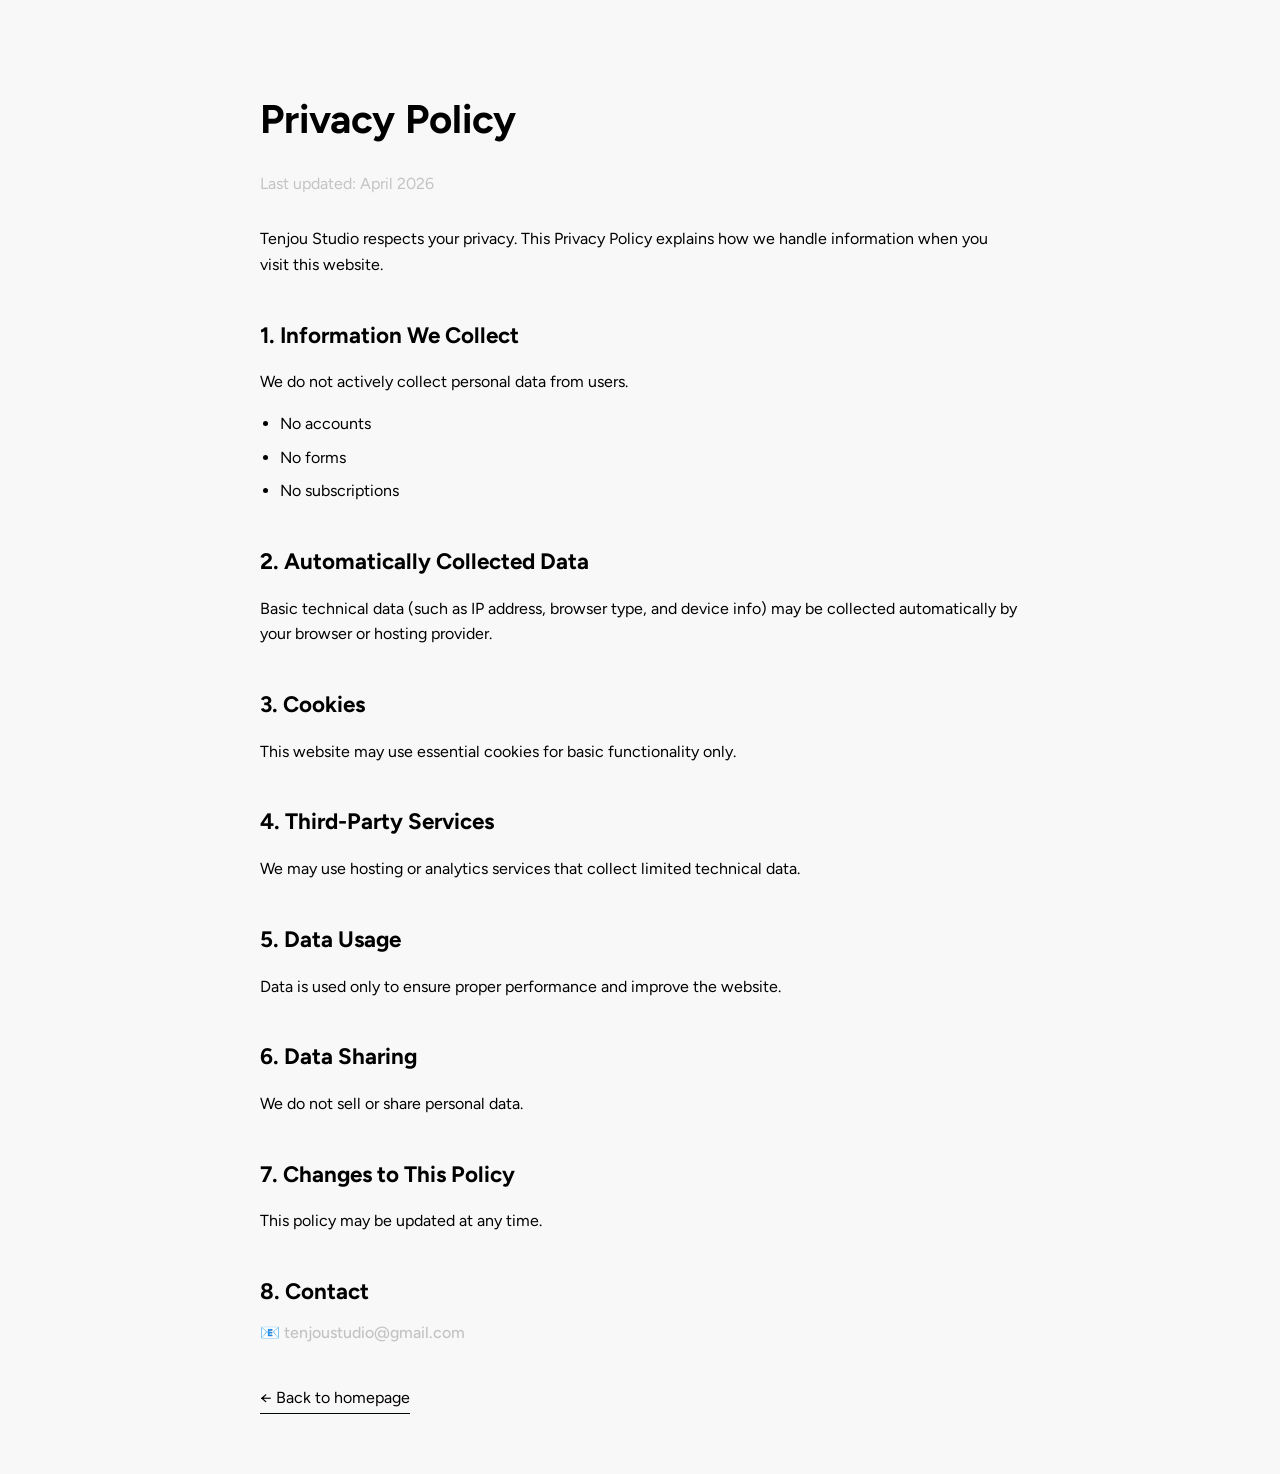
<file: privacy.html>
<!doctype html>
<html lang="en">
  <head>
    <meta charset="UTF-8" />
    <meta name="viewport" content="width=device-width, initial-scale=1.0" />
    <meta
      name="description"
      content="Privacy Policy for Tenjou Studio website and services."
    />
    <link rel="canonical" href="https://tenjoustudio.com/privacy.html" />
    <meta property="og:title" content="Privacy Policy | Tenjou Studio" />
    <meta
      property="og:description"
      content="Privacy Policy for Tenjou Studio website and services."
    />
    <meta property="og:type" content="website" />
    <meta property="og:url" content="https://tenjoustudio.com/privacy.html" />
    <meta
      property="og:image"
      content="https://tenjoustudio.com/assets/og.jpg"
    />
    <meta property="og:site_name" content="Tenjou Studio" />
    <meta property="og:locale" content="en_US" />
    <meta name="twitter:card" content="summary_large_image" />
    <meta name="twitter:title" content="Privacy Policy | Tenjou Studio" />
    <meta
      name="twitter:description"
      content="Privacy Policy for Tenjou Studio website and services."
    />
    <meta
      name="twitter:image"
      content="https://tenjoustudio.com/assets/og.jpg"
    />
    <title>Terms & Conditions | Tenjou Studio</title>
    <link rel="preconnect" href="https://fonts.googleapis.com" />
    <link rel="preconnect" href="https://fonts.gstatic.com" crossorigin />
    <link
      href="https://fonts.googleapis.com/css2?family=Figtree:ital,wght@0,300..900;1,300..900&display=swap"
      rel="stylesheet"
    />
    <link
      rel="icon"
      type="image/png"
      href="./assets/favicon-96x96.png"
      sizes="96x96"
    />
    <link rel="icon" type="image/svg+xml" href="./assets/favicon.svg" />
    <link rel="shortcut icon" href="./assets/favicon.ico" />
    <link
      rel="apple-touch-icon"
      sizes="180x180"
      href="./assets/apple-touch-icon.png"
    />
    <link rel="manifest" href="./assets/site.webmanifest" />
    <style>
      :root {
        color-scheme: light dark;
        font-family: "Figtree", sans-serif;

        --bg-light: #f8f8f8;
        --bg-dark: #00080c;
        --bg-dark-blue: #040e1a;
        --links: #c3c3c3;
        --accent-grey: #3f3f3f;
        --accent-sub: #00577f;
        --title-size: clamp(1.5rem, 3vw + 0.8rem, 2.5rem); /* 24px to  40px*/
        --font-size: clamp(1.125rem, 1rem + 0.5vw, 1.5rem); /* 18px to 24px */
        --max-width: 50rem;
        line-height: 1.5;
      }

      *,
      ::after,
      ::before {
        box-sizing: border-box;
      }

      body {
        margin: 0;
        background: light-dark(var(--bg-light), var(--bg-dark-blue));
        color: var(--text);
        line-height: 1.6;
      }

      .container {
        max-width: var(--max-width);
        margin: 0 auto;
        padding: 60px 20px;
      }

      h1 {
        font-size: var(--title-size);
        margin-bottom: 20px;
      }

      h2 {
        font-size: var(--font-size);
        margin-top: 40px;
        margin-bottom: 10px;
      }

      p {
        color: var(--muted);
        margin-bottom: 16px;
      }

      ul {
        padding-left: 20px;
        margin-bottom: 16px;
        color: var(--muted);
      }

      li {
        margin-bottom: 8px;
      }

      .date {
        font-size: 1rem;
        color: var(--links);
        margin-bottom: 30px;
      }

      .contact {
        margin-top: 20px;
        font-weight: 500;
        text-decoration: none;
        color: var(--links);
      }

      .back-link {
        display: inline-block;
        margin-top: 40px;
        text-decoration: none;
        color: var(--accent);
        border-bottom: 1px solid light-dark(var(--bg-dark), var(--bg-light));
        padding-bottom: 2px;
      }

      .back-link:hover {
        opacity: 0.7;
      }
    </style>
  </head>

  <body>
    <div class="container">
      <h1>Privacy Policy</h1>
      <p class="date">Last updated: April 2026</p>

      <p>
        Tenjou Studio respects your privacy. This Privacy Policy explains how we
        handle information when you visit this website.
      </p>

      <h2>1. Information We Collect</h2>
      <p>We do not actively collect personal data from users.</p>
      <ul>
        <li>No accounts</li>
        <li>No forms</li>
        <li>No subscriptions</li>
      </ul>

      <h2>2. Automatically Collected Data</h2>
      <p>
        Basic technical data (such as IP address, browser type, and device info)
        may be collected automatically by your browser or hosting provider.
      </p>

      <h2>3. Cookies</h2>
      <p>
        This website may use essential cookies for basic functionality only.
      </p>

      <h2>4. Third-Party Services</h2>
      <p>
        We may use hosting or analytics services that collect limited technical
        data.
      </p>

      <h2>5. Data Usage</h2>
      <p>
        Data is used only to ensure proper performance and improve the website.
      </p>

      <h2>6. Data Sharing</h2>
      <p>We do not sell or share personal data.</p>

      <h2>7. Changes to This Policy</h2>
      <p>This policy may be updated at any time.</p>

      <h2>8. Contact</h2>
      <a href="mailto:tenjoustudio@gmail.com" class="contact"
        >📧 tenjoustudio@gmail.com</a
      ><br />

      <a href="./" aria-label="go back to home page" class="back-link"
        >← Back to homepage</a
      >
    </div>
    <script type="application/ld+json">
      {
        "@context": "https://schema.org",
        "@type": "ArchitectureFirm",
        "name": "Tenjou Studio - Privacy Policy",
        "url": "https://tenjoustudio.com/privacy.html",
        "logo": "https://tenjoustudio.com/assets/logo.png",
        "image": "https://tenjoustudio.com/assets/og.jpg",
        "description": "Architecture studio focused on sustainable, nature-inspired design. Specialized in wood structures, passive housing and modern ecological solutions.",

        "founder": {
          "@type": "Person",
          "name": "Jacopo Marchesoni"
        },

        "makesOffer": {
          "@type": "Offer",
          "itemOffered": {
            "@type": "Service",
            "name": "Sustainable Architecture Design"
          }
        },

        "address": {
          "@type": "PostalAddress",
          "addressLocality": "Azores",
          "addressCountry": "PT"
        },

        "areaServed": {
          "@type": "Place",
          "name": "Worldwide"
        },

        "sameAs": ["https://www.instagram.com/tenjoustudio"].
      }
    </script>
  </body>
</html>
</file>
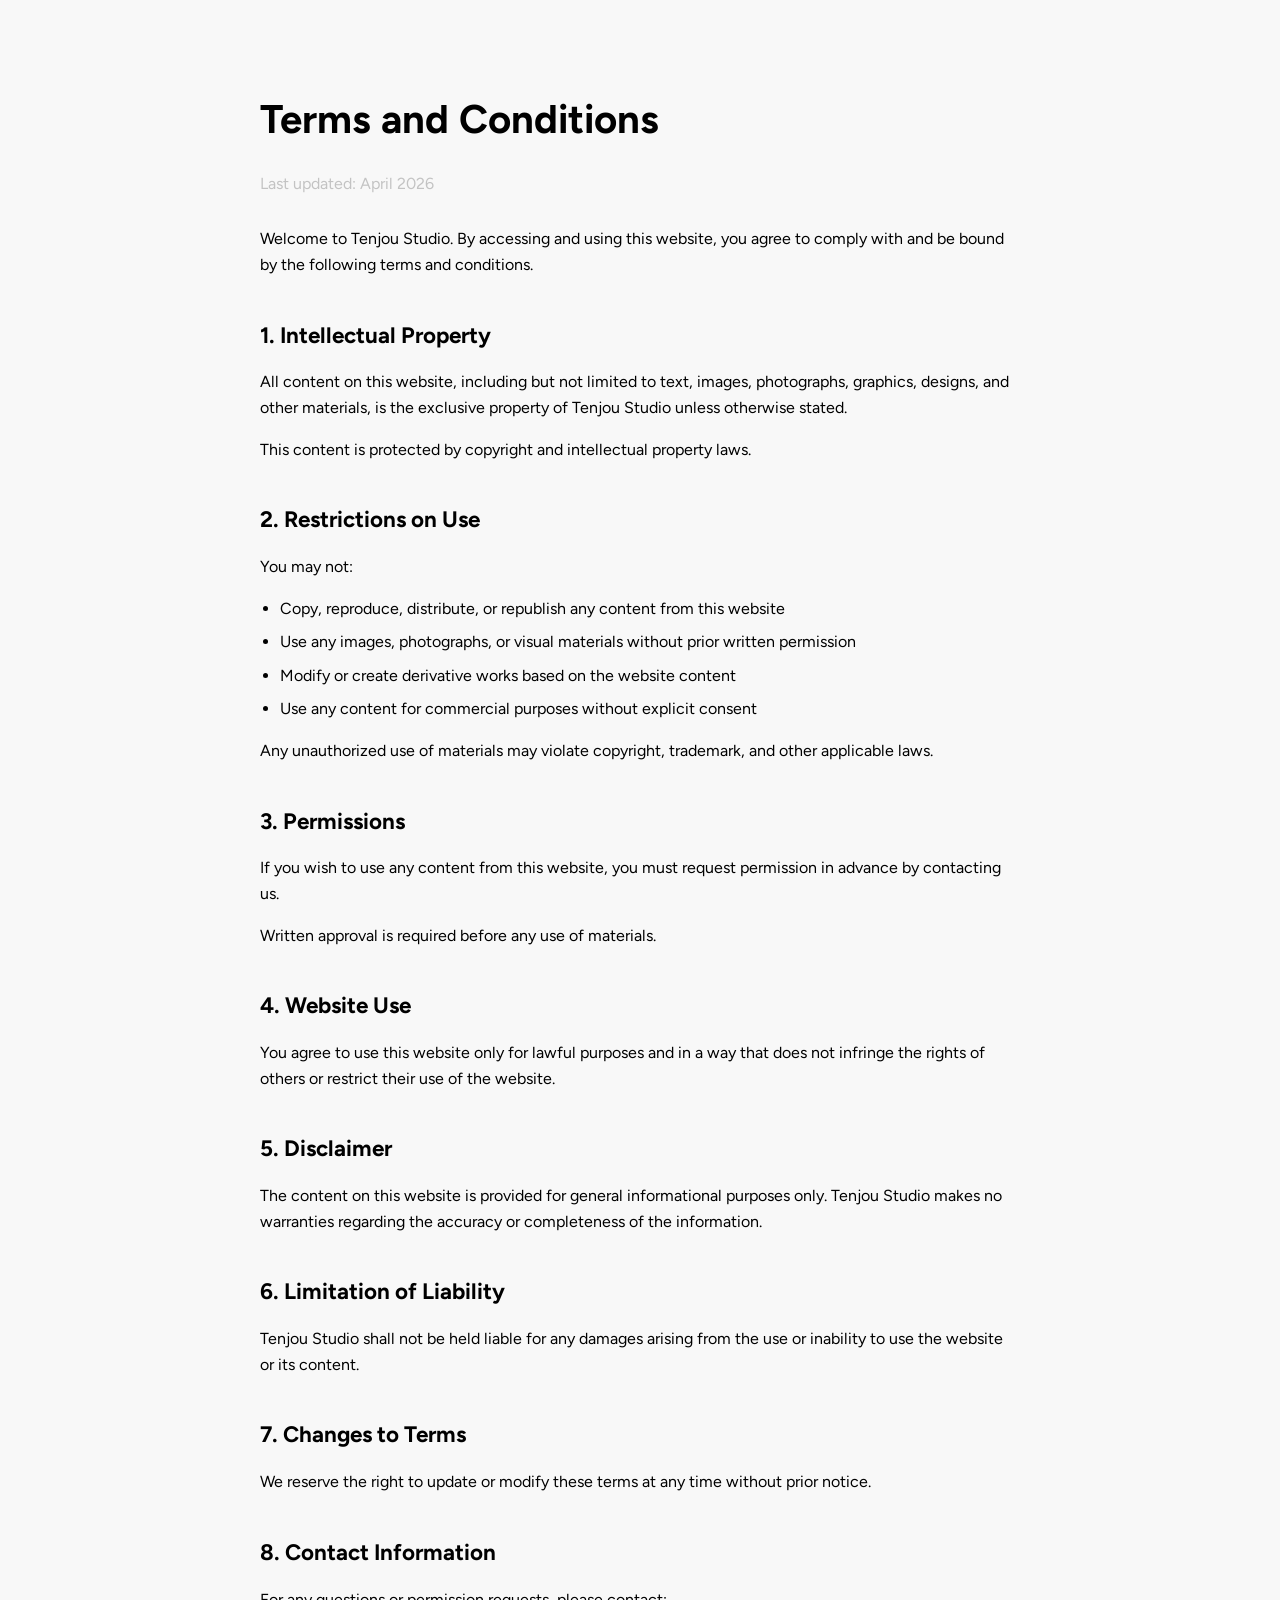
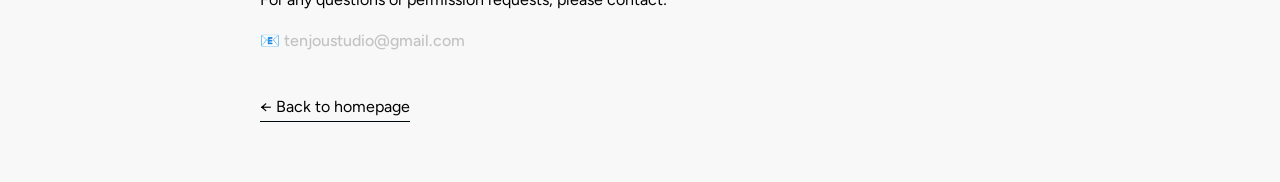
<file: terms.html>
<!doctype html>
<html lang="en">
  <head>
    <meta charset="UTF-8" />
    <meta name="viewport" content="width=device-width, initial-scale=1.0" />
    <meta
      name="description"
      content="Terms and conditions for using Tenjou Studio website and services."
    />

    <link rel="canonical" href="https://tenjoustudio.com/terms.html" />
    <meta property="og:title" content="Terms & Conditions | Tenjou Studio" />
    <meta
      property="og:description"
      content="Terms and conditions for using Tenjou Studio website and services."
    />
    <meta property="og:type" content="website" />
    <meta property="og:url" content="https://tenjoustudio.com/terms.html" />
    <meta
      property="og:image"
      content="https://tenjoustudio.com/assets/og.jpg"
    />
    <meta property="og:site_name" content="Tenjou Studio" />
    <meta property="og:locale" content="en_US" />

    <meta name="twitter:card" content="summary_large_image" />
    <meta name="twitter:title" content="Terms & Conditions | Tenjou Studio" />
    <meta
      name="twitter:description"
      content="Terms and conditions for using Tenjou Studio website and services."
    />
    <meta
      name="twitter:image"
      content="https://tenjoustudio.com/assets/og-image.jpg"
    />
    <title>Terms & Conditions | Tenjou Studio</title>
    <link rel="preconnect" href="https://fonts.googleapis.com" />
    <link rel="preconnect" href="https://fonts.gstatic.com" crossorigin />
    <link
      href="https://fonts.googleapis.com/css2?family=Figtree:ital,wght@0,300..900;1,300..900&display=swap"
      rel="stylesheet"
    />
    <link
      rel="icon"
      type="image/png"
      href="./assets/favicon-96x96.png"
      sizes="96x96"
    />
    <link rel="icon" type="image/svg+xml" href="./assets/favicon.svg" />
    <link rel="shortcut icon" href="./assets/favicon.ico" />
    <link
      rel="apple-touch-icon"
      sizes="180x180"
      href="./assets/apple-touch-icon.png"
    />
    <link rel="manifest" href="./assets/site.webmanifest" />
    <style>
      :root {
        color-scheme: light dark;
        font-family: "Figtree", sans-serif;

        --bg-light: #f8f8f8;
        --bg-dark: #00080c;
        --bg-dark-blue: #040e1a;
        --links: #c3c3c3;
        --accent-grey: #3f3f3f;
        --accent-sub: #00577f;
        --title-size: clamp(1.5rem, 3vw + 0.8rem, 2.5rem); /* 24px to  40px*/
        --font-size: clamp(1.125rem, 1rem + 0.5vw, 1.5rem); /* 18px to 24px */
        --max-width: 50rem;
        line-height: 1.5;
      }

      *,
      ::after,
      ::before {
        box-sizing: border-box;
      }

      body {
        margin: 0;
        background: light-dark(var(--bg-light), var(--bg-dark-blue));
        color: var(--text);
        line-height: 1.6;
      }

      .container {
        max-width: var(--max-width);
        margin: 0 auto;
        padding: 60px 20px;
      }

      h1 {
        font-size: var(--title-size);
        margin-bottom: 20px;
      }

      h2 {
        font-size: var(--font-size);
        margin-top: 40px;
        margin-bottom: 10px;
      }

      p {
        color: var(--muted);
        margin-bottom: 16px;
      }

      ul {
        padding-left: 20px;
        margin-bottom: 16px;
        color: var(--muted);
      }

      li {
        margin-bottom: 8px;
      }

      .date {
        font-size: 1rem;
        color: var(--links);
        margin-bottom: 30px;
      }

      .contact {
        margin-top: 20px;
        font-weight: 500;
        text-decoration: none;
        color: var(--links);
      }

      .back-link {
        display: inline-block;
        margin-top: 40px;
        text-decoration: none;
        color: var(--accent);
        border-bottom: 1px solid light-dark(var(--bg-dark), var(--bg-light));
        padding-bottom: 2px;
      }

      .back-link:hover {
        opacity: 0.7;
      }
    </style>
  </head>

  <body>
    <div class="container">
      <h1>Terms and Conditions</h1>
      <p class="date">Last updated: April 2026</p>

      <p>
        Welcome to Tenjou Studio. By accessing and using this website, you agree
        to comply with and be bound by the following terms and conditions.
      </p>

      <h2>1. Intellectual Property</h2>
      <p>
        All content on this website, including but not limited to text, images,
        photographs, graphics, designs, and other materials, is the exclusive
        property of Tenjou Studio unless otherwise stated.
      </p>
      <p>
        This content is protected by copyright and intellectual property laws.
      </p>

      <h2>2. Restrictions on Use</h2>
      <p>You may not:</p>
      <ul>
        <li>
          Copy, reproduce, distribute, or republish any content from this
          website
        </li>
        <li>
          Use any images, photographs, or visual materials without prior written
          permission
        </li>
        <li>Modify or create derivative works based on the website content</li>
        <li>
          Use any content for commercial purposes without explicit consent
        </li>
      </ul>
      <p>
        Any unauthorized use of materials may violate copyright, trademark, and
        other applicable laws.
      </p>

      <h2>3. Permissions</h2>
      <p>
        If you wish to use any content from this website, you must request
        permission in advance by contacting us.
      </p>
      <p>Written approval is required before any use of materials.</p>

      <h2>4. Website Use</h2>
      <p>
        You agree to use this website only for lawful purposes and in a way that
        does not infringe the rights of others or restrict their use of the
        website.
      </p>

      <h2>5. Disclaimer</h2>
      <p>
        The content on this website is provided for general informational
        purposes only. Tenjou Studio makes no warranties regarding the accuracy
        or completeness of the information.
      </p>

      <h2>6. Limitation of Liability</h2>
      <p>
        Tenjou Studio shall not be held liable for any damages arising from the
        use or inability to use the website or its content.
      </p>

      <h2>7. Changes to Terms</h2>
      <p>
        We reserve the right to update or modify these terms at any time without
        prior notice.
      </p>

      <h2>8. Contact Information</h2>
      <p>For any questions or permission requests, please contact:</p>
      <a href="mailto:tenjoustudio@gmail.com" class="contact"
        >📧 tenjoustudio@gmail.com</a
      ><br />

      <a href="./" aria-label="go back to home page" class="back-link"
        >← Back to homepage</a
      >
    </div>
    <script type="application/ld+json">
      {
        "@context": "https://schema.org",
        "@type": "ArchitectureFirm",
        "name": "Tenjou Studio - Terms & Conditions",
        "url": "https://tenjoustudio.com/terms.html",
        "logo": "https://tenjoustudio.com/assets/logo.png",
        "image": "https://tenjoustudio.com/assets/og.jpg",
        "description": "Architecture studio focused on sustainable, nature-inspired design. Specialized in wood structures, passive housing and modern ecological solutions.",

        "founder": {
          "@type": "Person",
          "name": "Jacopo Marchesoni"
        },

        "makesOffer": {
          "@type": "Offer",
          "itemOffered": {
            "@type": "Service",
            "name": "Sustainable Architecture Design"
          }
        },

        "address": {
          "@type": "PostalAddress",
          "addressLocality": "Azores",
          "addressCountry": "PT"
        },

        "areaServed": {
          "@type": "Place",
          "name": "Worldwide"
        },

        "sameAs": ["https://www.instagram.com/tenjoustudio"].
      }
    </script>
  </body>
</html>
</file>
